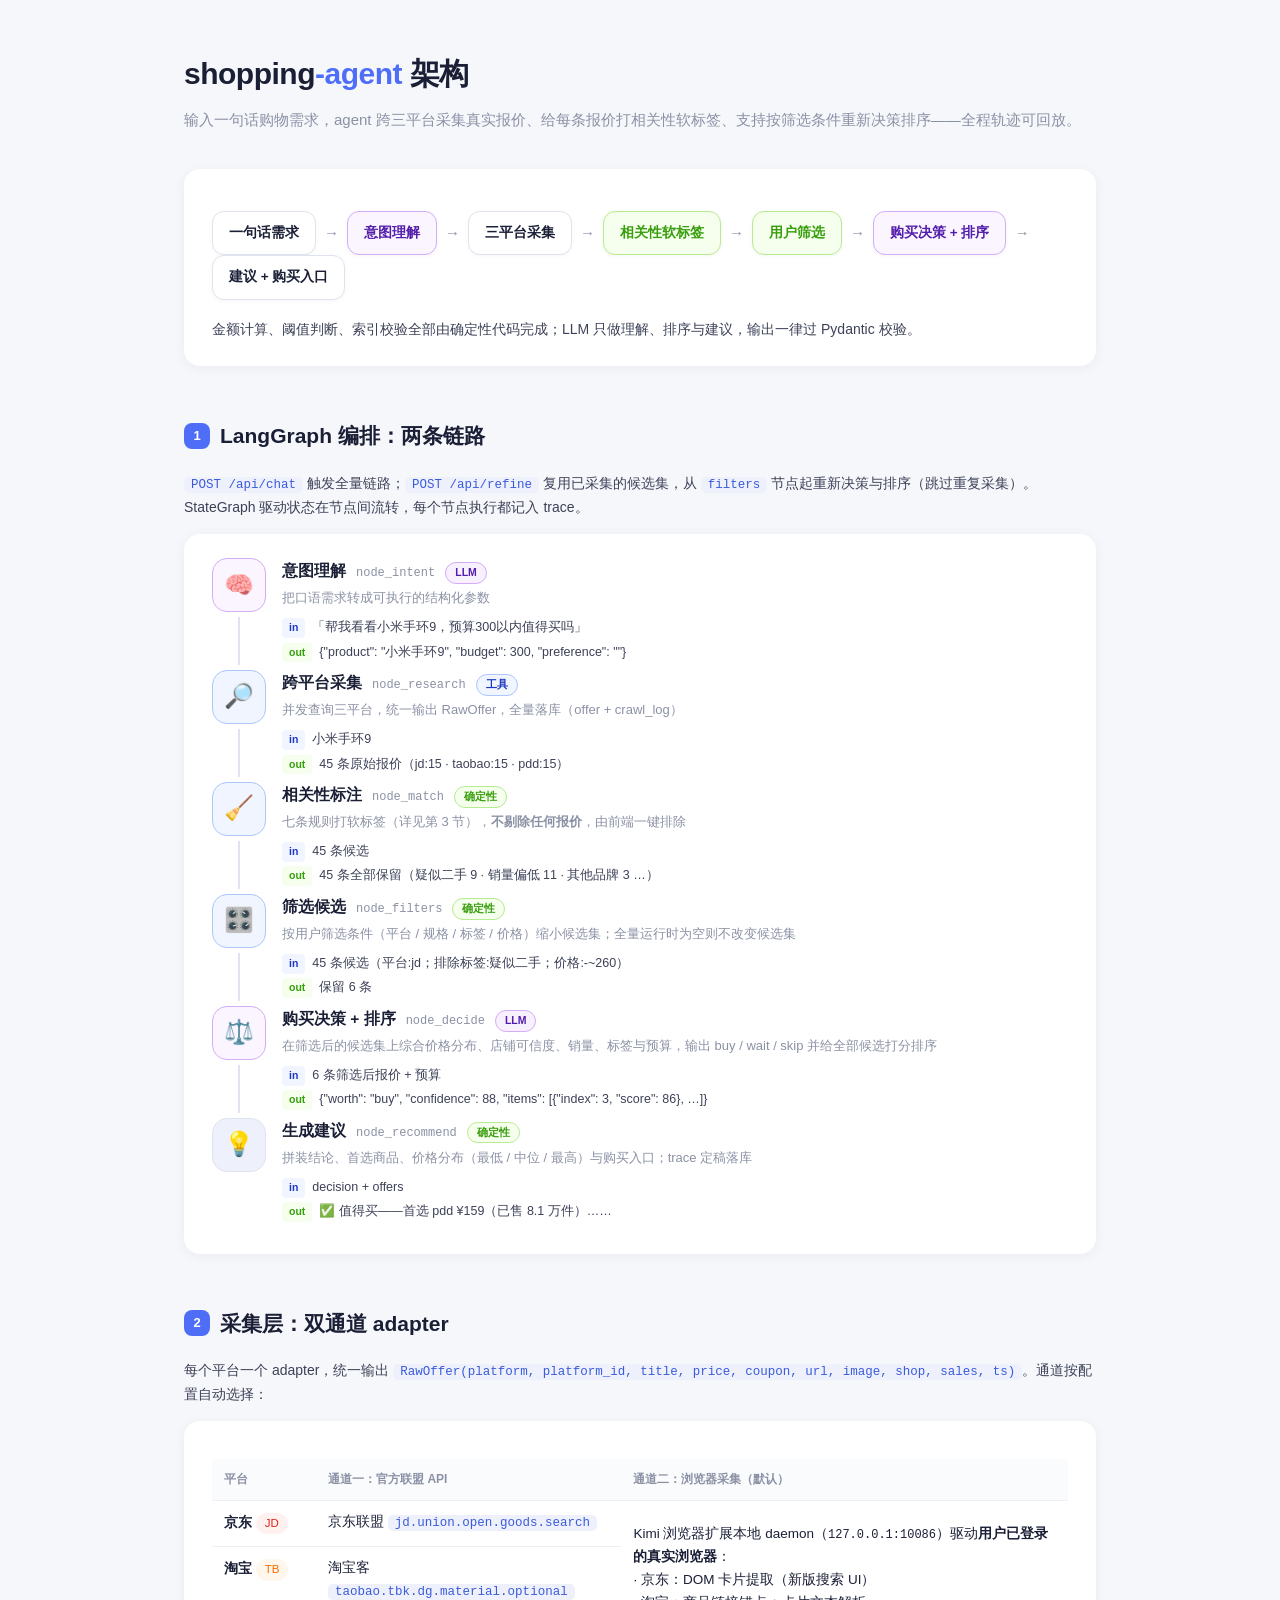
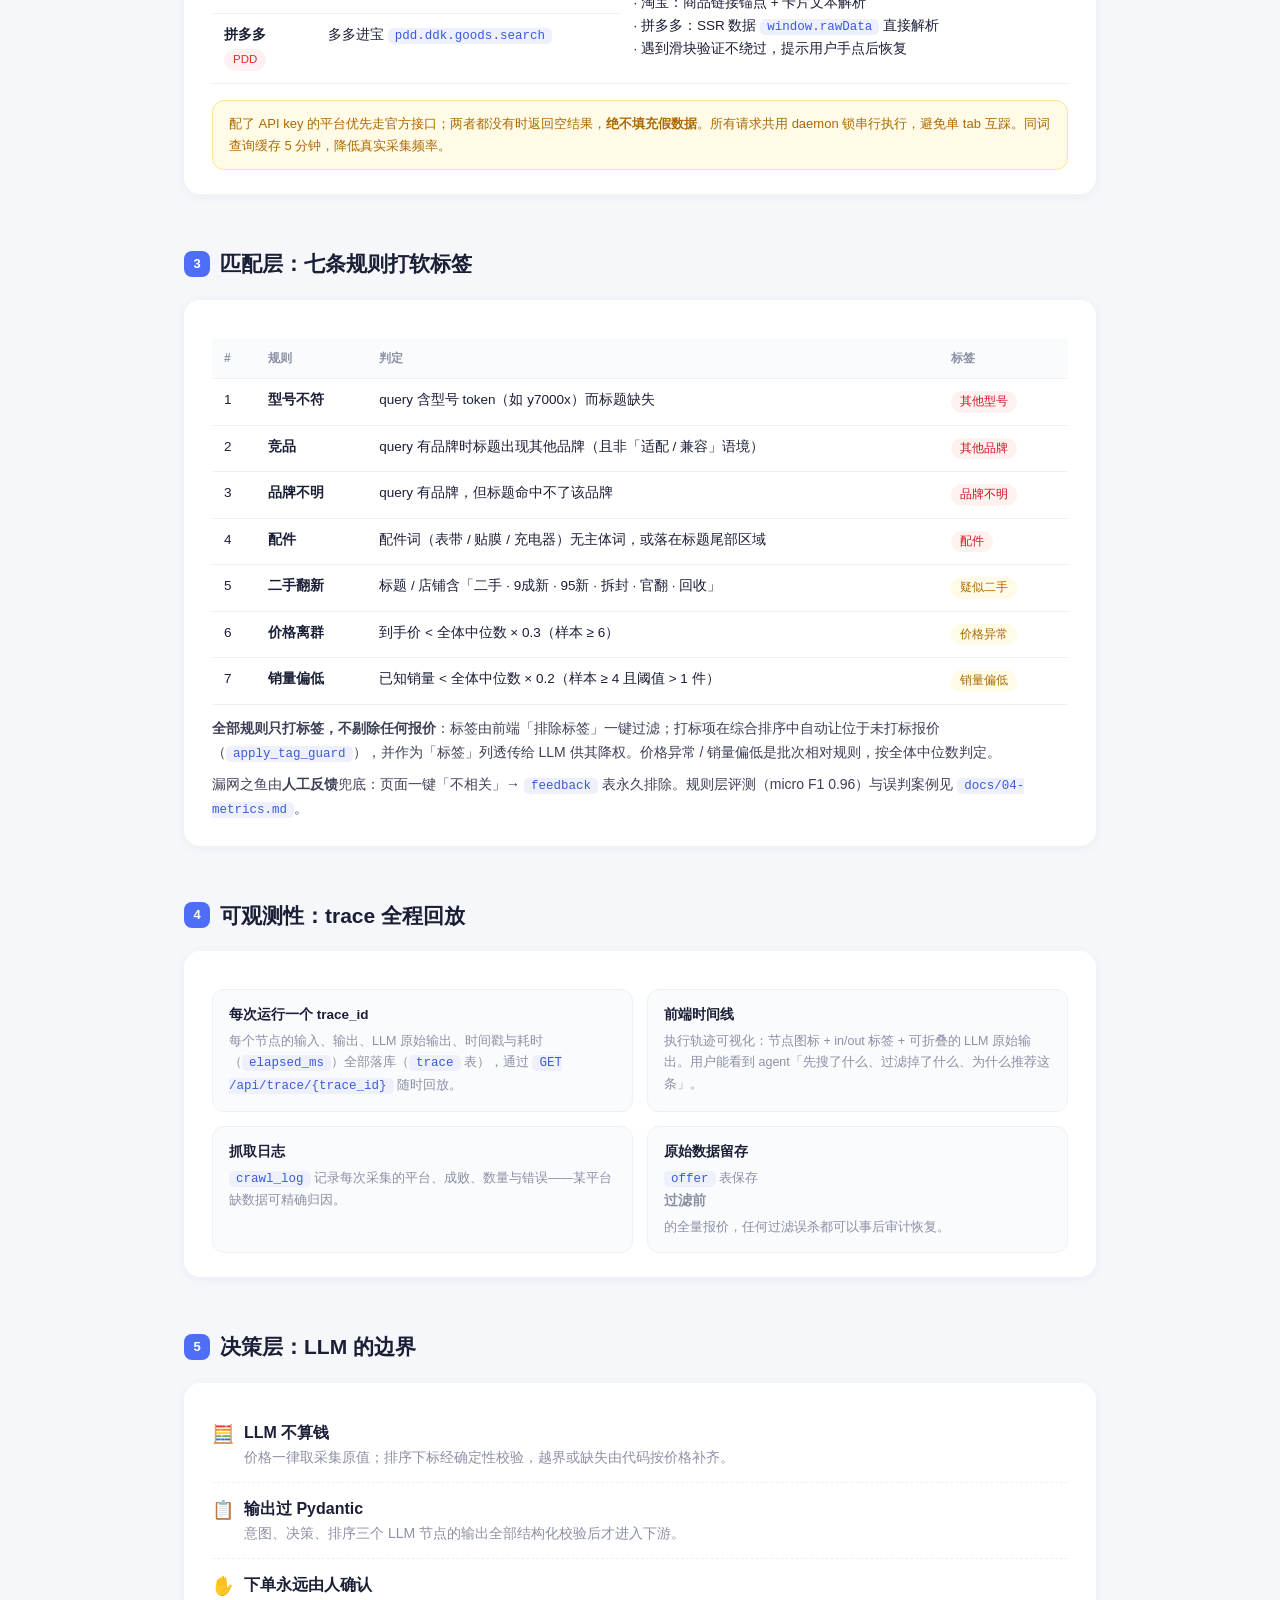
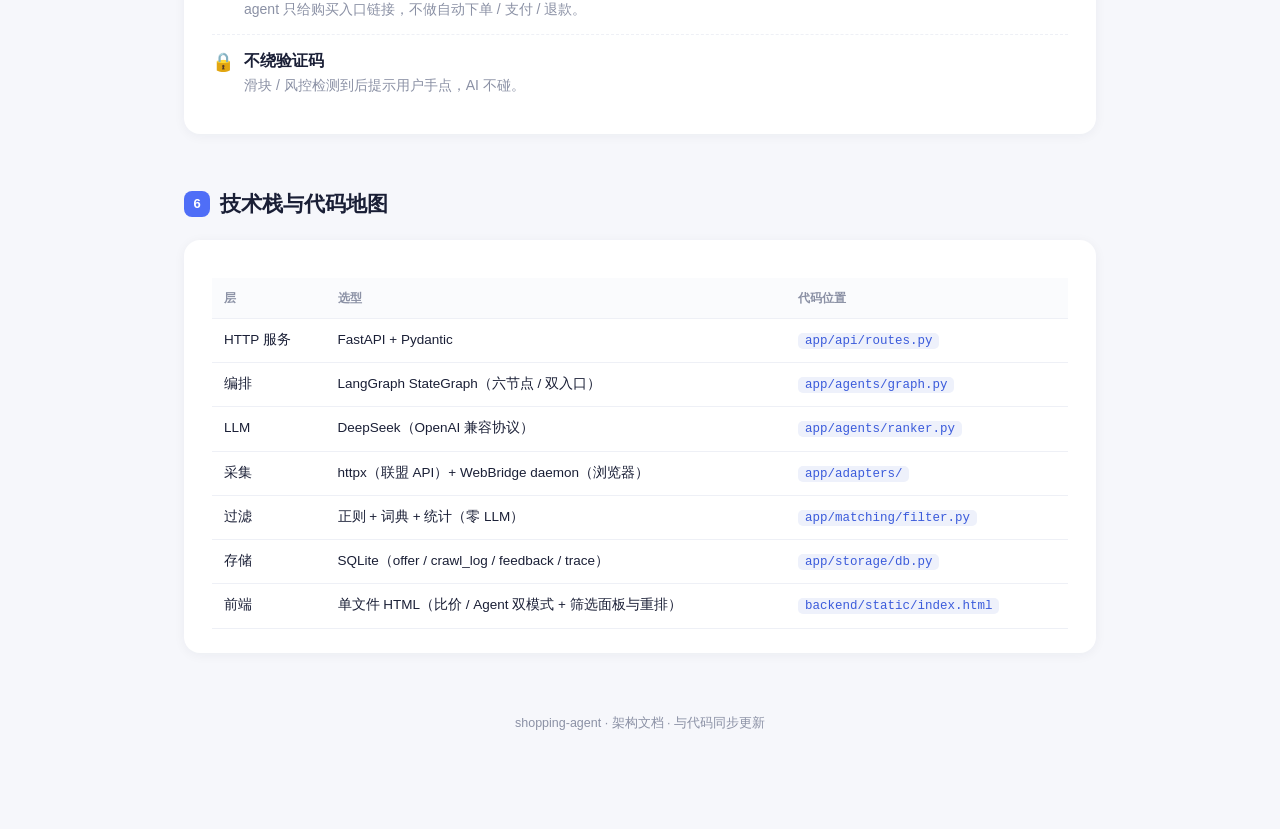
<file: docs/architecture.html>
<!DOCTYPE html>
<html lang="zh-CN">
<head>
<meta charset="UTF-8" />
<meta name="viewport" content="width=device-width, initial-scale=1.0" />
<title>shopping-agent 架构说明</title>
<style>
  :root {
    --bg: #f6f7fb; --card: #fff; --text: #1a1f36; --muted: #8b91a5;
    --accent: #4f6ef7; --accent-dark: #3b5bdb; --line: #dfe3ee;
    --jd: #e1251b; --taobao: #ff6a00; --pdd: #e02e24;
    --green: #389e0d; --amber: #ad6800; --red: #cf1322;
  }
  * { box-sizing: border-box; margin: 0; padding: 0; }
  body { font-family: -apple-system, "PingFang SC", "Microsoft YaHei", sans-serif; background: var(--bg); color: var(--text); line-height: 1.7; }
  .wrap { max-width: 960px; margin: 0 auto; padding: 48px 24px 100px; }
  h1 { font-size: 30px; letter-spacing: -0.5px; }
  h1 span { color: var(--accent); }
  .tagline { color: var(--muted); margin: 8px 0 36px; font-size: 15px; }
  h2 { font-size: 21px; margin: 52px 0 18px; display: flex; align-items: center; gap: 10px; }
  h2 .num { background: var(--accent); color: #fff; font-size: 13px; width: 26px; height: 26px; border-radius: 8px; display: inline-flex; align-items: center; justify-content: center; flex-shrink: 0; }
  h3 { font-size: 15px; margin: 20px 0 8px; }
  p, li { font-size: 14px; color: #3c4157; }
  ul { padding-left: 20px; margin: 8px 0; }
  code { background: #eef1fb; border-radius: 5px; padding: 1px 7px; font-size: 12.5px; font-family: ui-monospace, "SF Mono", Menlo, monospace; color: #3b5bdb; }
  .card { background: var(--card); border-radius: 16px; padding: 24px 28px; box-shadow: 0 2px 12px rgba(26,31,54,.05); }

  /* 核心链路横幅 */
  .pipeline { display: flex; align-items: center; gap: 0; flex-wrap: wrap; margin: 18px 0; }
  .pl-node { background: var(--card); border: 1.5px solid var(--line); border-radius: 12px; padding: 10px 16px; font-size: 13.5px; font-weight: 600; box-shadow: 0 1px 4px rgba(0,0,0,.04); white-space: nowrap; }
  .pl-node.llm { border-color: #d3adf7; background: #faf5ff; color: #531dab; }
  .pl-node.filter { border-color: #b7eb8f; background: #f6ffed; color: #389e0d; }
  .pl-arrow { color: var(--muted); padding: 0 8px; font-size: 15px; }

  /* Agent 编排流程图 */
  .flow { display: flex; flex-direction: column; gap: 0; }
  .fnode { display: flex; gap: 16px; }
  .frail { display: flex; flex-direction: column; align-items: center; width: 54px; flex-shrink: 0; }
  .ficon { width: 54px; height: 54px; border-radius: 15px; display: flex; align-items: center; justify-content: center; font-size: 24px; background: #eef1fb; border: 1.5px solid var(--line); }
  .fnode.llm .ficon { background: #faf5ff; border-color: #d3adf7; }
  .fnode.tool .ficon { background: #f0f5ff; border-color: #adc6ff; }
  .fline { width: 2px; flex: 1; min-height: 18px; background: var(--line); margin: 5px 0; }
  .fbody { flex: 1; padding-bottom: 26px; min-width: 0; }
  .fbody:last-child { padding-bottom: 4px; }
  .fhead { display: flex; align-items: baseline; gap: 10px; flex-wrap: wrap; }
  .fhead b { font-size: 15.5px; }
  .fhead .en { font-size: 12px; color: var(--muted); font-family: ui-monospace, Menlo, monospace; }
  .kind { font-size: 10.5px; font-weight: 600; padding: 1px 9px; border-radius: 999px; }
  .kind.llm { background: #f9f0ff; color: #531dab; border: 1px solid #d3adf7; }
  .kind.tool { background: #f0f5ff; color: #1d39c4; border: 1px solid #adc6ff; }
  .kind.det { background: #f6ffed; color: #389e0d; border: 1px solid #b7eb8f; }
  .fdesc { font-size: 13px; color: var(--muted); margin: 3px 0 8px; }
  .fio { font-size: 12.5px; margin: 3px 0; color: #3c4157; }
  .fio b { display: inline-block; font-size: 10.5px; padding: 1px 7px; border-radius: 4px; margin-right: 7px; font-weight: 600; }
  .fio .in b { background: #f0f5ff; color: #1d39c4; }
  .fio .out b { background: #f6ffed; color: #389e0d; }

  /* 分层表 */
  table { width: 100%; border-collapse: collapse; margin-top: 14px; }
  th, td { text-align: left; padding: 10px 12px; font-size: 13.5px; border-bottom: 1px solid #eef0f6; vertical-align: top; }
  th { font-size: 12px; color: var(--muted); font-weight: 600; background: #fafbfd; }
  td b { font-size: 13.5px; }

  .pill { display: inline-block; font-size: 11.5px; padding: 1px 9px; border-radius: 999px; margin: 2px 3px 2px 0; }
  .pill.jd { background: #fff1f0; color: var(--jd); }
  .pill.taobao { background: #fff7ec; color: var(--taobao); }
  .pill.pdd { background: #fff1f2; color: var(--pdd); }
  .pill.g { background: #f6ffed; color: var(--green); }
  .pill.a { background: #fffbe6; color: var(--amber); }
  .pill.r { background: #fff1f0; color: var(--red); }

  .note { background: #fffbe6; border: 1px solid #ffe58f; border-radius: 12px; padding: 12px 16px; font-size: 13px; color: var(--amber); margin-top: 16px; }
  .principle { display: flex; gap: 10px; align-items: flex-start; padding: 12px 0; border-bottom: 1px dashed #eef0f6; }
  .principle:last-child { border-bottom: none; }
  .principle .ic { font-size: 18px; flex-shrink: 0; }
  .footer { margin-top: 60px; color: var(--muted); font-size: 12.5px; text-align: center; }
  .mono { font-family: ui-monospace, Menlo, monospace; font-size: 12px; }
  .grid2 { display: grid; grid-template-columns: 1fr 1fr; gap: 14px; margin-top: 14px; }
  .mini { background: #fafbfd; border: 1px solid #eef0f6; border-radius: 12px; padding: 14px 16px; }
  .mini b { display: block; font-size: 13.5px; margin-bottom: 4px; }
  .mini p { font-size: 12.5px; color: var(--muted); }
</style>
</head>
<body>
<div class="wrap">
  <h1>shopping<span>-agent</span> 架构</h1>
  <div class="tagline">输入一句话购物需求，agent 跨三平台采集真实报价、给每条报价打相关性软标签、支持按筛选条件重新决策排序——全程轨迹可回放。</div>

  <!-- 核心链路 -->
  <div class="card">
    <div class="pipeline">
      <span class="pl-node">一句话需求</span><span class="pl-arrow">→</span>
      <span class="pl-node llm">意图理解</span><span class="pl-arrow">→</span>
      <span class="pl-node">三平台采集</span><span class="pl-arrow">→</span>
      <span class="pl-node filter">相关性软标签</span><span class="pl-arrow">→</span>
      <span class="pl-node filter">用户筛选</span><span class="pl-arrow">→</span>
      <span class="pl-node llm">购买决策 + 排序</span><span class="pl-arrow">→</span>
      <span class="pl-node">建议 + 购买入口</span>
    </div>
    <p style="margin-top:10px">金额计算、阈值判断、索引校验全部由确定性代码完成；LLM 只做理解、排序与建议，输出一律过 Pydantic 校验。</p>
  </div>

  <!-- 1. Agent 编排 -->
  <h2><span class="num">1</span>LangGraph 编排：两条链路</h2>
  <p><code>POST /api/chat</code> 触发全量链路；<code>POST /api/refine</code> 复用已采集的候选集，从 <code>filters</code> 节点起重新决策与排序（跳过重复采集）。StateGraph 驱动状态在节点间流转，每个节点执行都记入 trace。</p>
  <div class="card" style="margin-top:14px">
    <div class="flow">
      <div class="fnode llm">
        <div class="frail"><div class="ficon">🧠</div><div class="fline"></div></div>
        <div class="fbody">
          <div class="fhead"><b>意图理解</b><span class="en">node_intent</span><span class="kind llm">LLM</span></div>
          <div class="fdesc">把口语需求转成可执行的结构化参数</div>
          <div class="fio"><span class="in"><b>in</b>「帮我看看小米手环9，预算300以内值得买吗」</span></div>
          <div class="fio"><span class="out"><b>out</b>{"product": "小米手环9", "budget": 300, "preference": ""}</span></div>
        </div>
      </div>
      <div class="fnode tool">
        <div class="frail"><div class="ficon">🔎</div><div class="fline"></div></div>
        <div class="fbody">
          <div class="fhead"><b>跨平台采集</b><span class="en">node_research</span><span class="kind tool">工具</span></div>
          <div class="fdesc">并发查询三平台，统一输出 RawOffer，全量落库（offer + crawl_log）</div>
          <div class="fio"><span class="in"><b>in</b>小米手环9</span></div>
          <div class="fio"><span class="out"><b>out</b>45 条原始报价（jd:15 · taobao:15 · pdd:15）</span></div>
        </div>
      </div>
      <div class="fnode tool">
        <div class="frail"><div class="ficon">🧹</div><div class="fline"></div></div>
        <div class="fbody">
          <div class="fhead"><b>相关性标注</b><span class="en">node_match</span><span class="kind det">确定性</span></div>
          <div class="fdesc">七条规则打软标签（详见第 3 节），<b>不剔除任何报价</b>，由前端一键排除</div>
          <div class="fio"><span class="in"><b>in</b>45 条候选</span></div>
          <div class="fio"><span class="out"><b>out</b>45 条全部保留（疑似二手 9 · 销量偏低 11 · 其他品牌 3 …）</span></div>
        </div>
      </div>
      <div class="fnode tool">
        <div class="frail"><div class="ficon">🎛️</div><div class="fline"></div></div>
        <div class="fbody">
          <div class="fhead"><b>筛选候选</b><span class="en">node_filters</span><span class="kind det">确定性</span></div>
          <div class="fdesc">按用户筛选条件（平台 / 规格 / 标签 / 价格）缩小候选集；全量运行时为空则不改变候选集</div>
          <div class="fio"><span class="in"><b>in</b>45 条候选（平台:jd；排除标签:疑似二手；价格:-~260）</span></div>
          <div class="fio"><span class="out"><b>out</b>保留 6 条</span></div>
        </div>
      </div>
      <div class="fnode llm">
        <div class="frail"><div class="ficon">⚖️</div><div class="fline"></div></div>
        <div class="fbody">
          <div class="fhead"><b>购买决策 + 排序</b><span class="en">node_decide</span><span class="kind llm">LLM</span></div>
          <div class="fdesc">在筛选后的候选集上综合价格分布、店铺可信度、销量、标签与预算，输出 buy / wait / skip 并给全部候选打分排序</div>
          <div class="fio"><span class="in"><b>in</b>6 条筛选后报价 + 预算</span></div>
          <div class="fio"><span class="out"><b>out</b>{"worth": "buy", "confidence": 88, "items": [{"index": 3, "score": 86}, …]}</span></div>
        </div>
      </div>
      <div class="fnode">
        <div class="frail"><div class="ficon">💡</div></div>
        <div class="fbody">
          <div class="fhead"><b>生成建议</b><span class="en">node_recommend</span><span class="kind det">确定性</span></div>
          <div class="fdesc">拼装结论、首选商品、价格分布（最低 / 中位 / 最高）与购买入口；trace 定稿落库</div>
          <div class="fio"><span class="in"><b>in</b>decision + offers</span></div>
          <div class="fio"><span class="out"><b>out</b>✅ 值得买——首选 pdd ¥159（已售 8.1 万件）……</span></div>
        </div>
      </div>
    </div>
  </div>

  <!-- 2. 采集层 -->
  <h2><span class="num">2</span>采集层：双通道 adapter</h2>
  <p>每个平台一个 adapter，统一输出 <code>RawOffer(platform, platform_id, title, price, coupon, url, image, shop, sales, ts)</code>。通道按配置自动选择：</p>
  <div class="card" style="margin-top:14px">
    <table>
      <tr><th>平台</th><th>通道一：官方联盟 API</th><th>通道二：浏览器采集（默认）</th></tr>
      <tr>
        <td><b>京东</b> <span class="pill jd">JD</span></td>
        <td>京东联盟 <code>jd.union.open.goods.search</code></td>
        <td rowspan="3" style="vertical-align:middle">
          Kimi 浏览器扩展本地 daemon（<span class="mono">127.0.0.1:10086</span>）驱动<b>用户已登录的真实浏览器</b>：<br>
          · 京东：DOM 卡片提取（新版搜索 UI）<br>
          · 淘宝：商品链接锚点 + 卡片文本解析<br>
          · 拼多多：SSR 数据 <code>window.rawData</code> 直接解析<br>
          · 遇到滑块验证不绕过，提示用户手点后恢复
        </td>
      </tr>
      <tr><td><b>淘宝</b> <span class="pill taobao">TB</span></td><td>淘宝客 <code>taobao.tbk.dg.material.optional</code></td></tr>
      <tr><td><b>拼多多</b> <span class="pill pdd">PDD</span></td><td>多多进宝 <code>pdd.ddk.goods.search</code></td></tr>
    </table>
    <div class="note">配了 API key 的平台优先走官方接口；两者都没有时返回空结果，<b>绝不填充假数据</b>。所有请求共用 daemon 锁串行执行，避免单 tab 互踩。同词查询缓存 5 分钟，降低真实采集频率。</div>
  </div>

  <!-- 3. 过滤 -->
  <h2><span class="num">3</span>匹配层：七条规则打软标签</h2>
  <div class="card">
    <table>
      <tr><th>#</th><th>规则</th><th>判定</th><th>标签</th></tr>
      <tr><td>1</td><td><b>型号不符</b></td><td>query 含型号 token（如 y7000x）而标题缺失</td><td><span class="pill r">其他型号</span></td></tr>
      <tr><td>2</td><td><b>竞品</b></td><td>query 有品牌时标题出现其他品牌（且非「适配 / 兼容」语境）</td><td><span class="pill r">其他品牌</span></td></tr>
      <tr><td>3</td><td><b>品牌不明</b></td><td>query 有品牌，但标题命中不了该品牌</td><td><span class="pill r">品牌不明</span></td></tr>
      <tr><td>4</td><td><b>配件</b></td><td>配件词（表带 / 贴膜 / 充电器）无主体词，或落在标题尾部区域</td><td><span class="pill r">配件</span></td></tr>
      <tr><td>5</td><td><b>二手翻新</b></td><td>标题 / 店铺含「二手 · 9成新 · 95新 · 拆封 · 官翻 · 回收」</td><td><span class="pill a">疑似二手</span></td></tr>
      <tr><td>6</td><td><b>价格离群</b></td><td>到手价 &lt; 全体中位数 × 0.3（样本 ≥ 6）</td><td><span class="pill a">价格异常</span></td></tr>
      <tr><td>7</td><td><b>销量偏低</b></td><td>已知销量 &lt; 全体中位数 × 0.2（样本 ≥ 4 且阈值 &gt; 1 件）</td><td><span class="pill a">销量偏低</span></td></tr>
    </table>
    <p style="margin-top:12px"><b>全部规则只打标签，不剔除任何报价</b>：标签由前端「排除标签」一键过滤；打标项在综合排序中自动让位于未打标报价（<code>apply_tag_guard</code>），并作为「标签」列透传给 LLM 供其降权。价格异常 / 销量偏低是批次相对规则，按全体中位数判定。</p>
    <p style="margin-top:8px">漏网之鱼由<b>人工反馈</b>兜底：页面一键「不相关」→ <code>feedback</code> 表永久排除。规则层评测（micro F1 0.96）与误判案例见 <code>docs/04-metrics.md</code>。</p>
  </div>

  <!-- 4. 可观测性 -->
  <h2><span class="num">4</span>可观测性：trace 全程回放</h2>
  <div class="card">
    <div class="grid2">
      <div class="mini"><b>每次运行一个 trace_id</b><p>每个节点的输入、输出、LLM 原始输出、时间戳与耗时（<code>elapsed_ms</code>）全部落库（<code>trace</code> 表），通过 <code>GET /api/trace/{trace_id}</code> 随时回放。</p></div>
      <div class="mini"><b>前端时间线</b><p>执行轨迹可视化：节点图标 + in/out 标签 + 可折叠的 LLM 原始输出。用户能看到 agent「先搜了什么、过滤掉了什么、为什么推荐这条」。</p></div>
      <div class="mini"><b>抓取日志</b><p><code>crawl_log</code> 记录每次采集的平台、成败、数量与错误——某平台缺数据可精确归因。</p></div>
      <div class="mini"><b>原始数据留存</b><p><code>offer</code> 表保存<b>过滤前</b>的全量报价，任何过滤误杀都可以事后审计恢复。</p></div>
    </div>
  </div>

  <!-- 5. 决策层 -->
  <h2><span class="num">5</span>决策层：LLM 的边界</h2>
  <div class="card">
    <div class="principle"><span class="ic">🧮</span><div><b>LLM 不算钱</b><p style="color:var(--muted)">价格一律取采集原值；排序下标经确定性校验，越界或缺失由代码按价格补齐。</p></div></div>
    <div class="principle"><span class="ic">📋</span><div><b>输出过 Pydantic</b><p style="color:var(--muted)">意图、决策、排序三个 LLM 节点的输出全部结构化校验后才进入下游。</p></div></div>
    <div class="principle"><span class="ic">✋</span><div><b>下单永远由人确认</b><p style="color:var(--muted)">agent 只给购买入口链接，不做自动下单 / 支付 / 退款。</p></div></div>
    <div class="principle"><span class="ic">🔒</span><div><b>不绕验证码</b><p style="color:var(--muted)">滑块 / 风控检测到后提示用户手点，AI 不碰。</p></div></div>
  </div>

  <!-- 6. 技术栈 -->
  <h2><span class="num">6</span>技术栈与代码地图</h2>
  <div class="card">
    <table>
      <tr><th>层</th><th>选型</th><th>代码位置</th></tr>
      <tr><td>HTTP 服务</td><td>FastAPI + Pydantic</td><td><code>app/api/routes.py</code></td></tr>
      <tr><td>编排</td><td>LangGraph StateGraph（六节点 / 双入口）</td><td><code>app/agents/graph.py</code></td></tr>
      <tr><td>LLM</td><td>DeepSeek（OpenAI 兼容协议）</td><td><code>app/agents/ranker.py</code></td></tr>
      <tr><td>采集</td><td>httpx（联盟 API）+ WebBridge daemon（浏览器）</td><td><code>app/adapters/</code></td></tr>
      <tr><td>过滤</td><td>正则 + 词典 + 统计（零 LLM）</td><td><code>app/matching/filter.py</code></td></tr>
      <tr><td>存储</td><td>SQLite（offer / crawl_log / feedback / trace）</td><td><code>app/storage/db.py</code></td></tr>
      <tr><td>前端</td><td>单文件 HTML（比价 / Agent 双模式 + 筛选面板与重排）</td><td><code>backend/static/index.html</code></td></tr>
    </table>
  </div>

  <div class="footer">shopping-agent · 架构文档 · 与代码同步更新</div>
</div>
</body>
</html>
</file>
